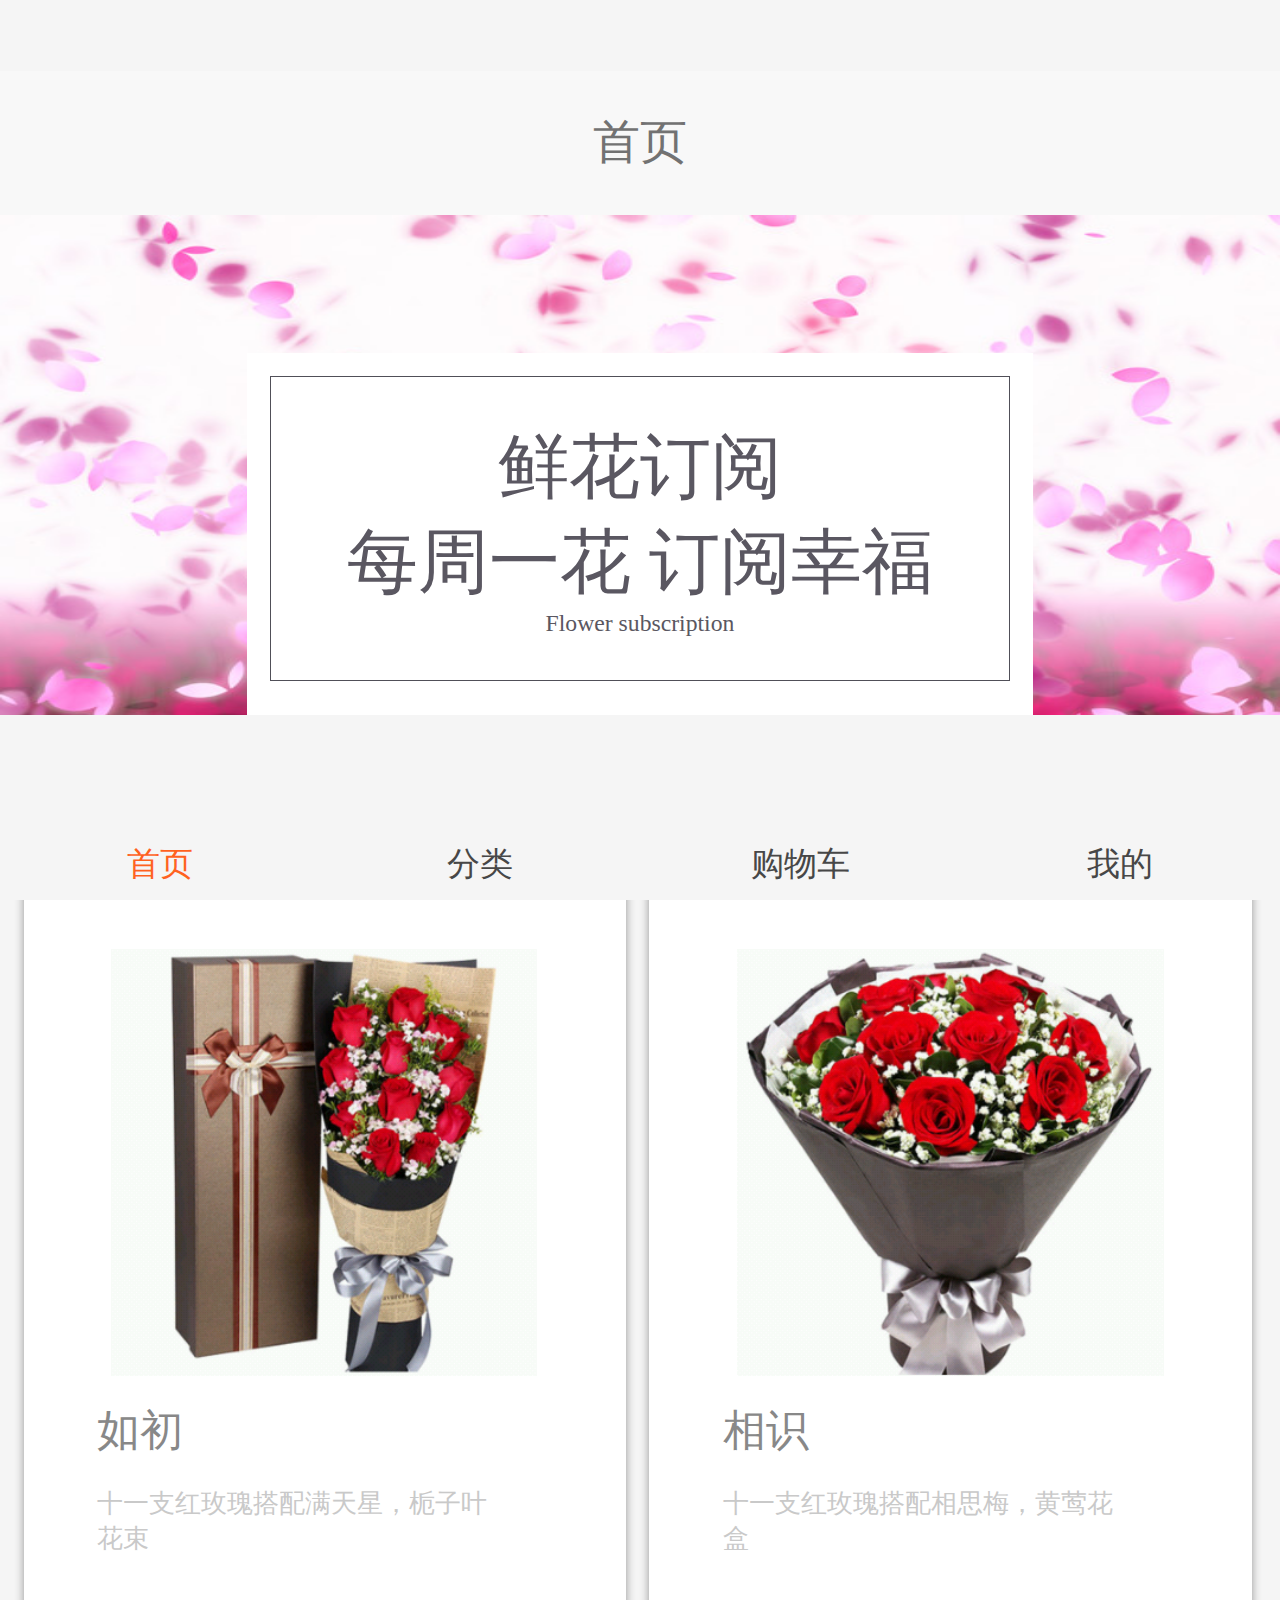
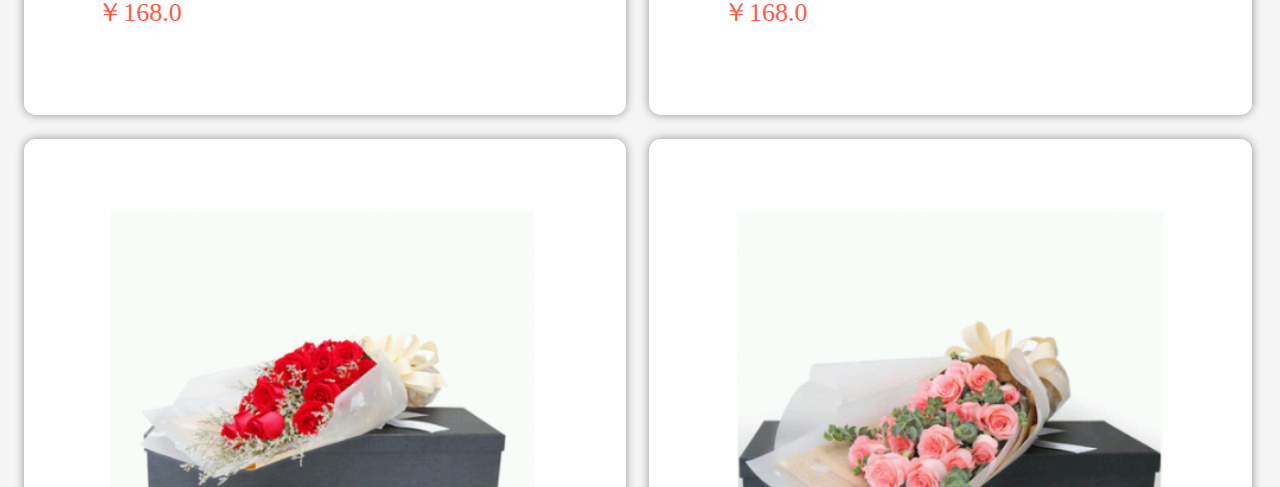
<file: index.html>
<!DOCTYPE html>
<html lang="en">
<head>
	<meta charset="UTF-8">
	<title>首页</title>
	<meta name="viewport" content="width=device-width, user-scalable=no, initial-scale=1.0, maximum-scale=1.0, minimum-scale=1.0">
	
	<link rel="stylesheet" href="css/index.css">
	<link rel="stylesheet" href="css/public.css">
	<script src="js/flower.js"></script>
</head>
<body>
	<div class="nav">
		<!-- <img src="img/images/banner.png" alt=""> -->
	</div>
	<div class="lend">
		首页
	</div>
	<div class="banner">
		<img src="img/b1.jpg" alt="">
		<img src="img/b2.jpg" alt="">
		<img src="img/b1.jpg" alt="">
		<div class="title">
			<div class="title_word">
				<p>鲜花订阅</p>
				<p>每周一花 订阅幸福</p>
				<i>Flower subscription</i>
			</div>
		</div>
		<div class="hidden">
			<div class="lunbo1"></div>
			<div class="lunbo2"></div>
			<div class="lunbo3"></div>
		</div>
		
	</div>
	<div class="content">
		<!-- <div class="content_part"> -->
			<a href="xiangqing.html">
				<div class="content_item">
					<img src="img/1.png" alt="">
					<div class="item_title">
						<p>如初</p>
						<i>十一支红玫瑰搭配满天星，栀子叶花束</i>
						<span>￥168.0</span>
					</div>
				</div>
			</a>
			<div class="content_item item_quyou">
				<img src="img/2.png" alt="">
				<div class="item_title">
					<p>相识</p>
					<i>十一支红玫瑰搭配相思梅，黄莺花盒</i>
					<span>￥168.0</span>
				</div>
			</div>
		<!-- </div> -->
		<!-- <div class="content_part"> -->
			<div class="content_item">
				<img src="img/3.png" alt="">
				<div class="item_title">
					<p>如初</p>
					<i>十一支红玫瑰搭配满天星，栀子叶花束</i>
					<span>￥168.0</span>
				</div>
			</div>
			<div class="content_item item_quyou">
				<img src="img/4.png" alt="">
				<div class="item_title">
					<p>相识</p>
					<i>十一支红玫瑰搭配相思梅，黄莺花盒</i>
					<span>￥168.0</span>
				</div>
			</div>

		<!-- </div> -->
		<!-- <div class="content_part"> -->
			<div class="content_item">
				<img src="img/5.png" alt="">
				<div class="item_title">
					<p>如初</p>
					<i>十一支红玫瑰搭配满天星，栀子叶花束</i>
					<span>￥168.0</span>
				</div>
			</div>
			<div class="content_item item_quyou">
				<img src="img/6.png" alt="">
				<div class="item_title">
					<p>相识</p>
					<i>十一支红玫瑰搭配相思梅，黄莺花盒</i>
					<span>￥168.0</span>
				</div>
			</div>
			<div class="content_item">
				<img src="img/1.png" alt="">
				<div class="item_title">
					<p>如初</p>
					<i>十一支红玫瑰搭配满天星，栀子叶花束</i>
					<span>￥168.0</span>
				</div>
			</div>
			<div class="content_item item_quyou">
				<img src="img/2.png" alt="">
				<div class="item_title">
					<p>相识</p>
					<i>十一支红玫瑰搭配相思梅，黄莺花盒</i>
					<span>￥168.0</span>
				</div>
			</div>
		<!-- </div> -->
	</div>
	<div class="biaoqian">
		<a href="index.html">
			<div class="biaoqian_tubiaoo">
				<p>&#xe688;</p>
				<span>首页</span>
			</div>
		</a>	
		<a href="fenlei.html">
			<div class="biaoqian_tubiao">
				<p>&#xe60a;</p>
				<span>分类</span>
			</div>
		</a>
		<a href="login.html">	
			<div class="biaoqian_tubiao">
				<p>&#xe60c;</p>
				<span>购物车</span>
			</div>
		</a>
		<a href="new.html">
			<div class="biaoqian_tubiao">
				<p>&#xe621;</p>
				<span>我的</span>
			</div>
		</a>	
	</div>
</body>
</html>
</file>
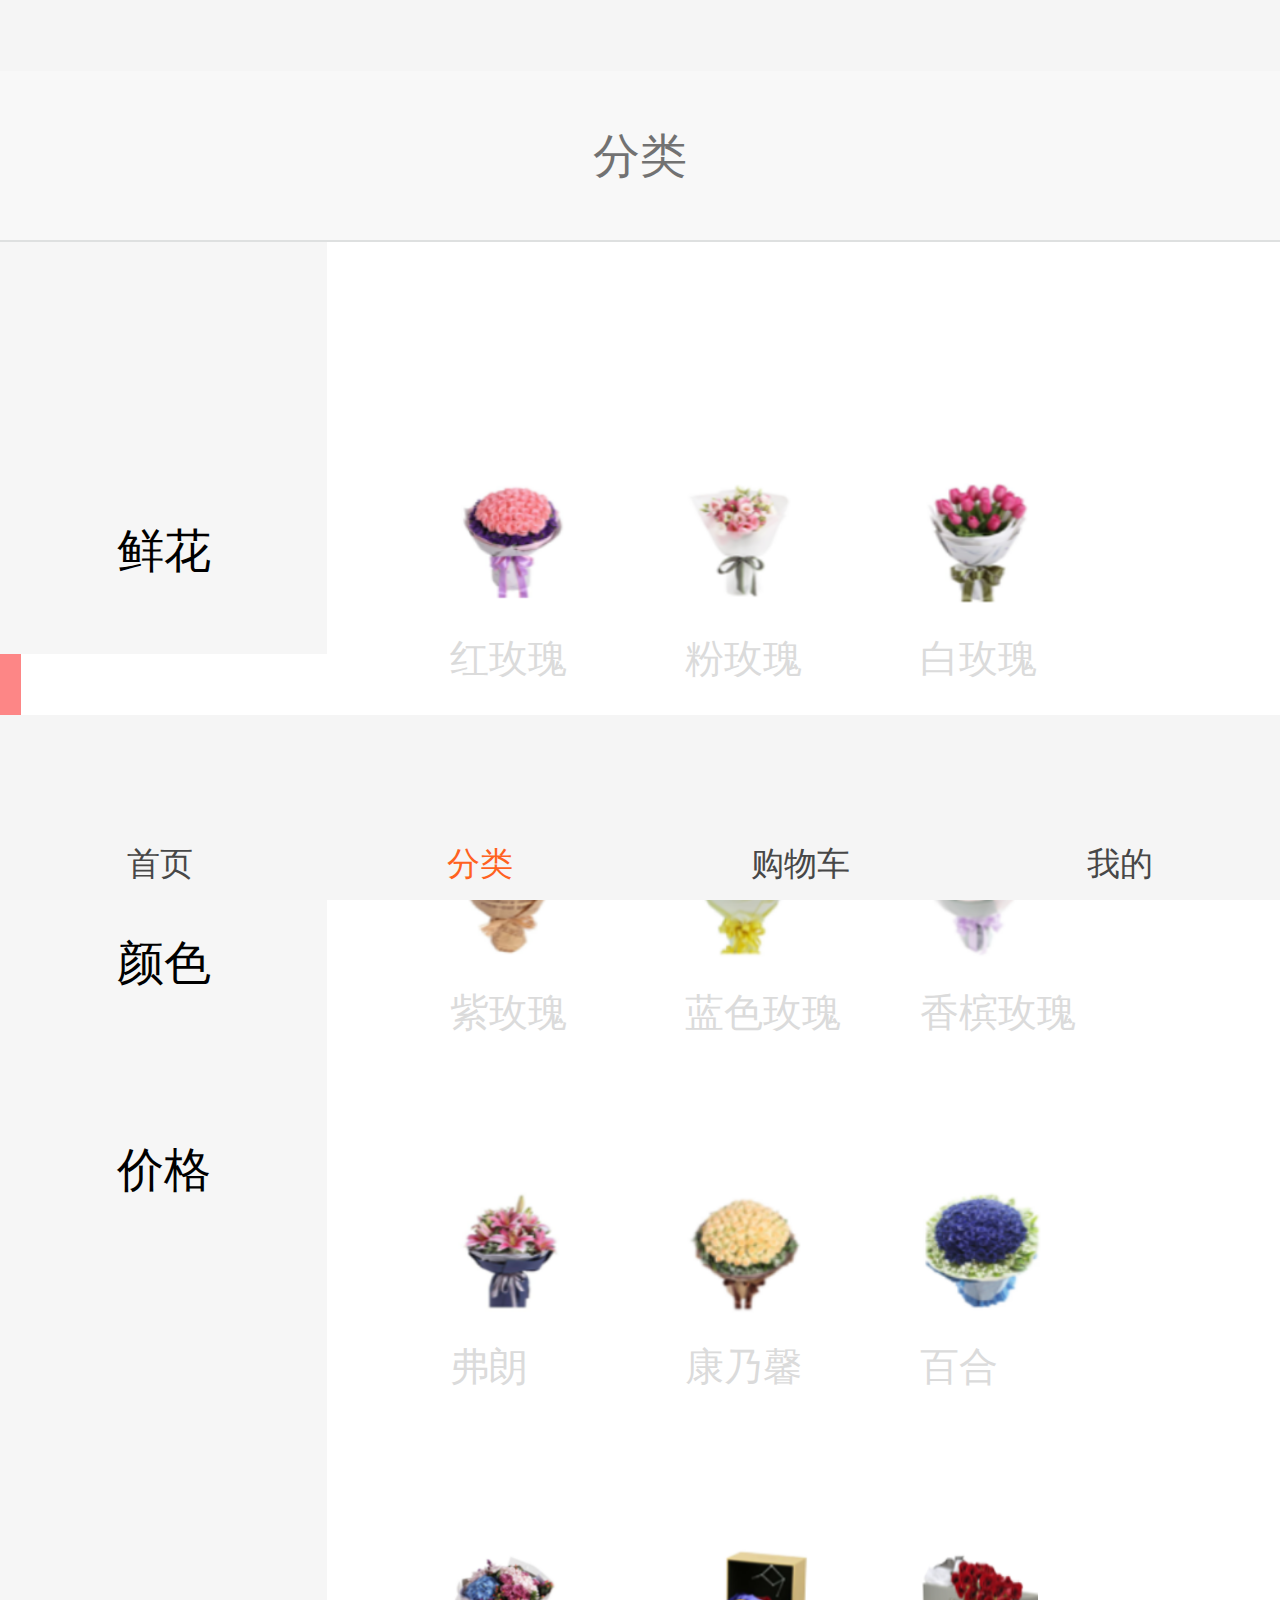
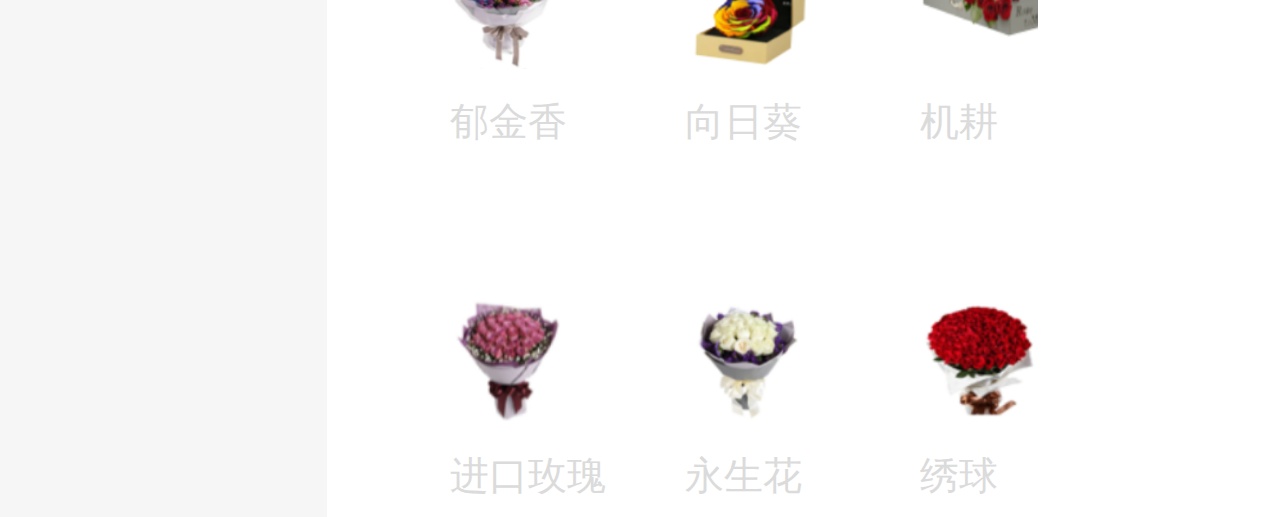
<file: fenlei.html>
<!DOCTYPE html>
<html lang="en">
<head>
	<meta charset="UTF-8">
	<title>分类</title>
	<meta name="viewport" content="width=device-width, user-scalable=no, initial-scale=1.0, maximum-scale=1.0, minimum-scale=1.0">
	
	<link rel="stylesheet" href="css/index.css">
	<link rel="stylesheet" href="css/public.css">
	<script src="js/flower.js"></script>
</head>
<body>
	<div class="nav"></div>
	<div class="xq_ xq__">
		分类
				
	</div>
	<div class="left">
		<div class="left_one">			
		</div>
		<div class="left_one">
			鲜花			
		</div>	
		<div class="left_one1">
			<div class="juxing"></div>
			材料			
		</div>	
		<div class="left_one">
			颜色			
		</div>	
		<div class="left_one">	
			价格	
		</div>		

	</div>
	<div class="right">
		<div class="right_up"></div>
			<div class="right_down">
				<div class="right_th">
					<a href="list.html">
						<div class="right_th_picture">
							<img src="img/f1.png" alt="">
							
								<p>红玫瑰</p>
							
						</div>
					</a>
					<div class="right_th_picture">
						<img src="img/f2.png" alt="">
						<p>粉玫瑰</p>
					</div>
					<div class="right_th_picture">
						<img src="img/f3.png" alt="">
						<p>白玫瑰</p>
					</div>
				</div>
				<div class="right_th">
					<div class="right_th_picture">
						<img src="img/f4.png" alt="">
						<p>紫玫瑰</p>
					</div>
					<div class="right_th_picture">
						<img src="img/f5.png" alt="">
						<p>蓝色玫瑰</p>
					</div>
					<div class="right_th_picture">
						<img src="img/f6.png" alt="">
						<p>香槟玫瑰</p>
					</div>
				</div>
				<div class="right_th">
					<div class="right_th_picture">
						<img src="img/f7.png" alt="">
						<p>弗朗</p>
					</div>
					<div class="right_th_picture">
						<img src="img/f8.png" alt="">
						<p>康乃馨</p>
					</div>
					<div class="right_th_picture">
						<img src="img/f9.png" alt="">
						<p>百合</p>
					</div>
				</div>
				<div class="right_th">
					<div class="right_th_picture">
						<img src="img/f10.png" alt="">
						<p>郁金香</p>
					</div>
					<div class="right_th_picture">
						<img src="img/f11.png" alt="">
						<p>向日葵</p>
					</div>
					<div class="right_th_picture">
						<img src="img/f12.png" alt="">
						<p>机耕</p>
					</div>
				</div>
				<div class="right_th">
					<div class="right_th_picture">
						<img src="img/f13.png" alt="">
						<p>进口玫瑰</p>
					</div>
					<div class="right_th_picture">
						<img src="img/f14.png" alt="">
						<p>永生花</p>
					</div>
					<div class="right_th_picture">
						<img src="img/f15.png" alt="">
						<p>绣球</p>
					</div>
				</div>
				<div class="right_th">
					<div class="right_th_picture">
						<img src="img/f1.png" alt="">
					</div>
					<div class="right_th_picture">
						<img src="img/f2.png" alt="">
					</div>
					<div class="right_th_picture">
						<img src="img/f3.png" alt="">
					</div>
				</div>
			</div>	
	</div>
	<div class="biaoqian">
		<a href="index.html">
			<div class="biaoqian_tubiao">
				<p>&#xe688;</p>
				<span>首页</span>
			</div>
		</a>	
		<a href="fenlei.html">
			<div class="biaoqian_tubiaoo">
				<p>&#xe60a;</p>
				<span>分类</span>
			</div>
		</a>
		<a href="login.html">	
			<div class="biaoqian_tubiao">
				<p>&#xe60c;</p>
				<span>购物车</span>
			</div>
		</a>
		<a href="new.html">
			<div class="biaoqian_tubiao">
				<p>&#xe621;</p>
				<span>我的</span>
			</div>
		</a>	
	</div>
</body>
</html>
</file>
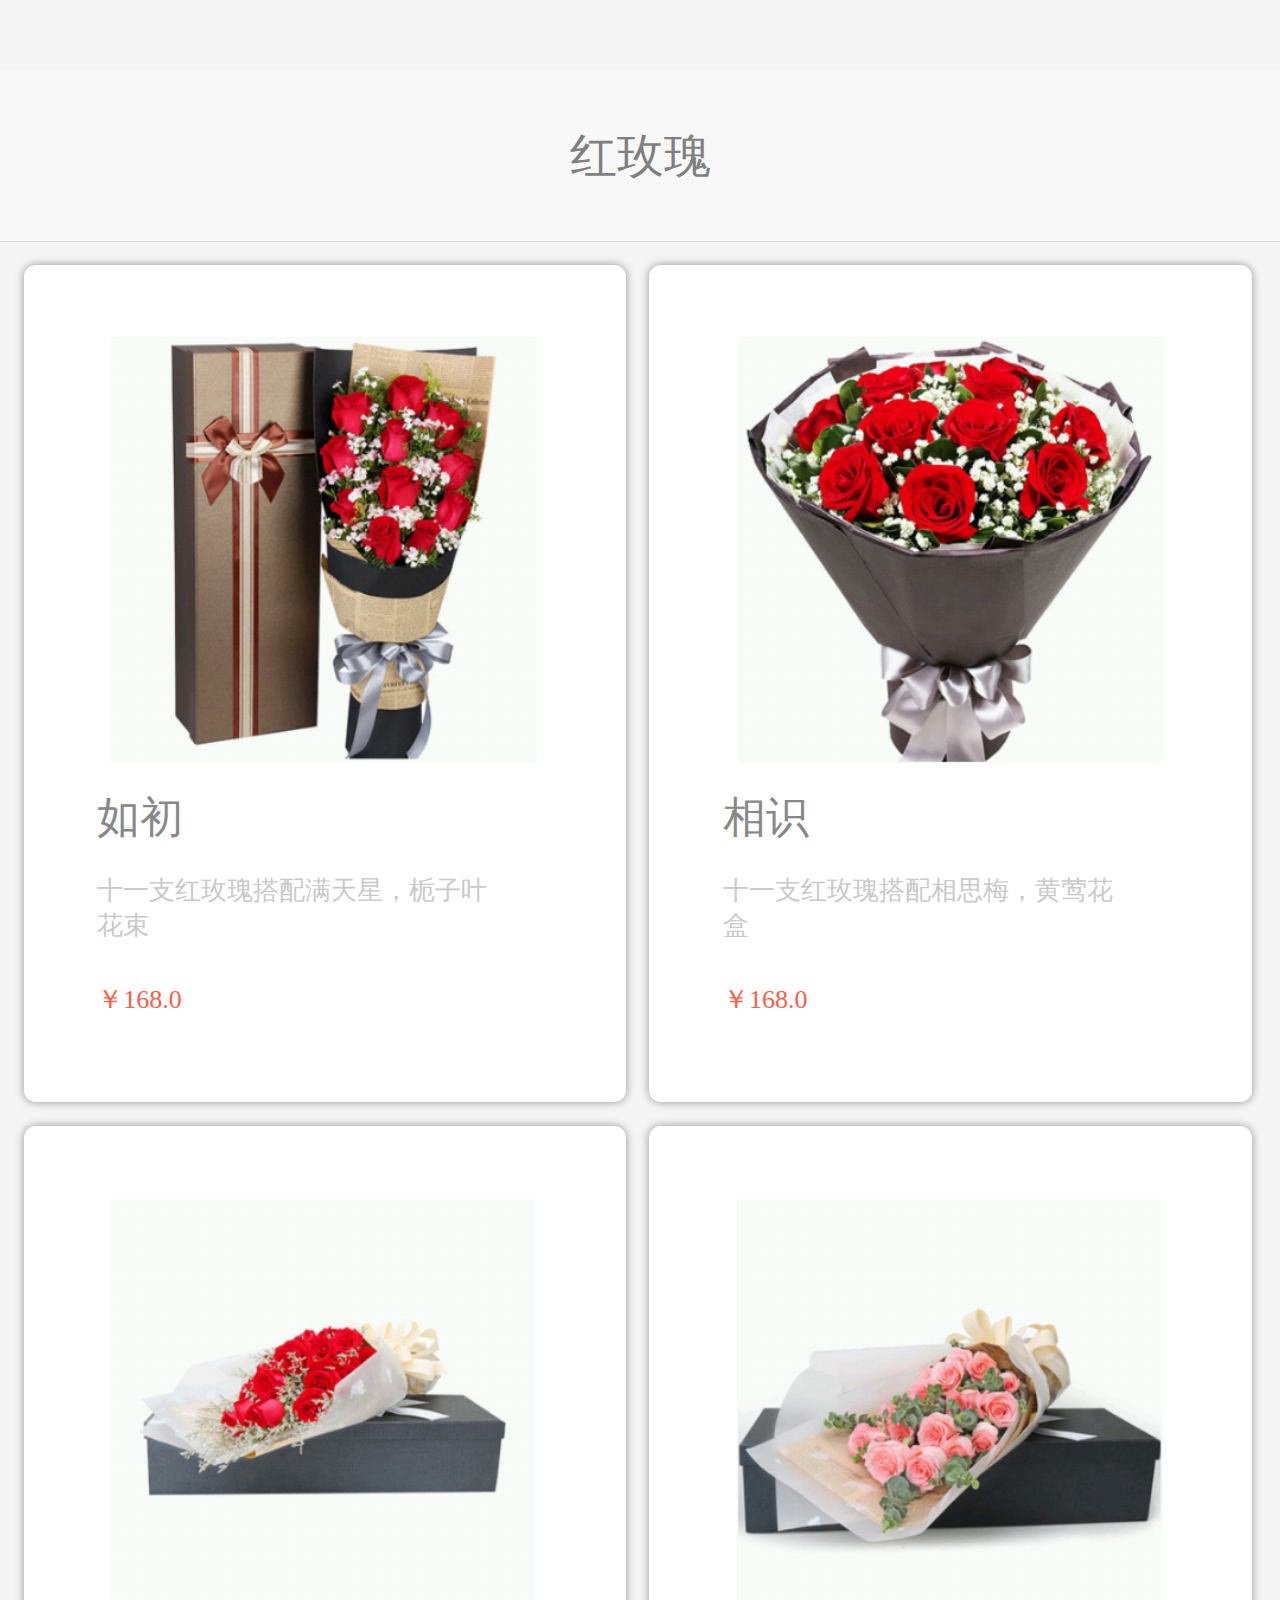
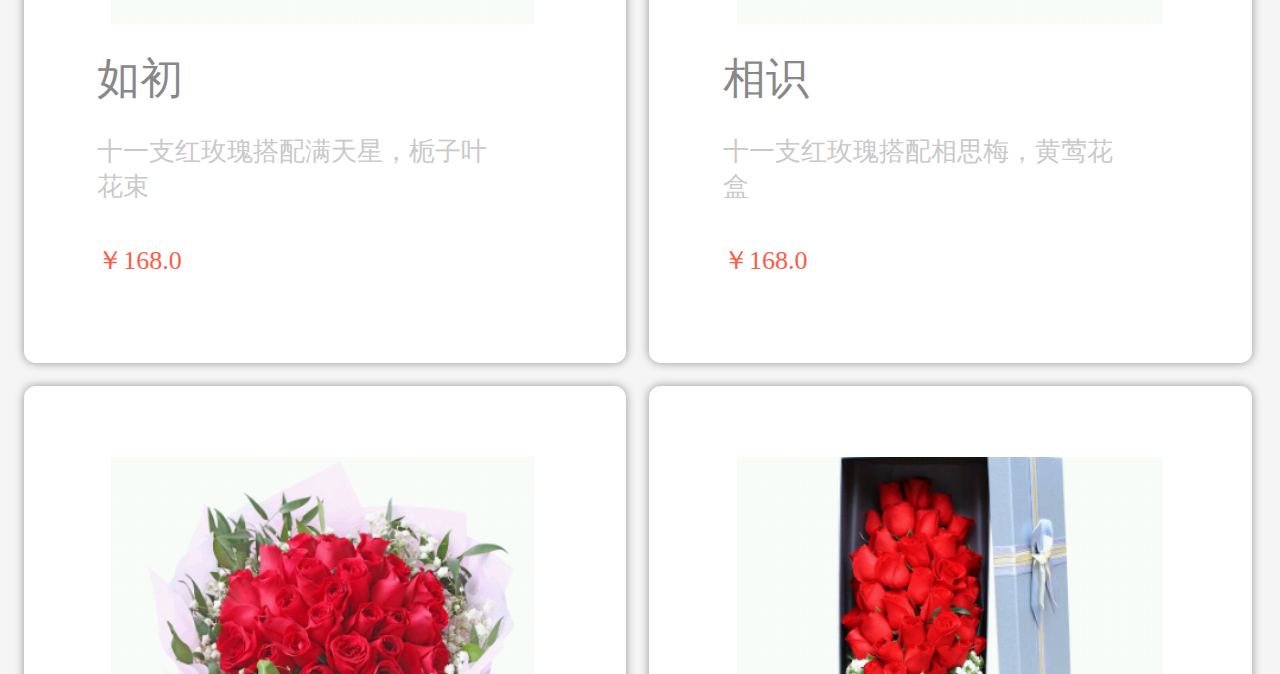
<file: list.html>
<!DOCTYPE html>
<html lang="en">
<head>
	<meta charset="UTF-8">
	<title>分类列表</title>
	<meta name="viewport" content="width=device-width, user-scalable=no, initial-scale=1.0, maximum-scale=1.0, minimum-scale=1.0">
	
	<link rel="stylesheet" href="css/index.css">
	<link rel="stylesheet" href="css/public.css">
	<script src="js/flower.js"></script>
</head>
<body>
	<div class="nav"></div>
	<div class="listTitle">
		红玫瑰
		<a href="fenlei.html">&#xe60b;</a>

	</div>
	<div class="list">
		<!-- <div class="content_part"> -->
			<div class="content_item">
				<a href="xiangqing.html"><img src="img/1.png" alt=""></a>
				<div class="item_title">
					<p>如初</p>
					<i>十一支红玫瑰搭配满天星，栀子叶花束</i>
					<span>￥168.0</span>
				</div>
			</div>
			<div class="content_item item_quyou">
				<img src="img/2.png" alt="">
				<div class="item_title">
					<p>相识</p>
					<i>十一支红玫瑰搭配相思梅，黄莺花盒</i>
					<span>￥168.0</span>
				</div>
			</div>
		<!-- </div> -->
		<!-- <div class="content_part"> -->
			<div class="content_item">
				<img src="img/3.png" alt="">
				<div class="item_title">
					<p>如初</p>
					<i>十一支红玫瑰搭配满天星，栀子叶花束</i>
					<span>￥168.0</span>
				</div>
			</div>
			<div class="content_item item_quyou">
				<img src="img/4.png" alt="">
				<div class="item_title">
					<p>相识</p>
					<i>十一支红玫瑰搭配相思梅，黄莺花盒</i>
					<span>￥168.0</span>
				</div>
			</div>

		<!-- </div> -->
		<!-- <div class="content_part"> -->
			<div class="content_item">
				<img src="img/5.png" alt="">
				<div class="item_title">
					<p>如初</p>
					<i>十一支红玫瑰搭配满天星，栀子叶花束</i>
					<span>￥168.0</span>
				</div>
			</div>
			<div class="content_item item_quyou">
				<img src="img/6.png" alt="">
				<div class="item_title">
					<p>相识</p>
					<i>十一支红玫瑰搭配相思梅，黄莺花盒</i>
					<span>￥168.0</span>
				</div>
			</div>
			<div class="content_item">
				<img src="img/1.png" alt="">
				<div class="item_title">
					<p>如初</p>
					<i>十一支红玫瑰搭配满天星，栀子叶花束</i>
					<span>￥168.0</span>
				</div>
			</div>
			<div class="content_item item_quyou">
				<img src="img/2.png" alt="">
				<div class="item_title">
					<p>相识</p>
					<i>十一支红玫瑰搭配相思梅，黄莺花盒</i>
					<span>￥168.0</span>
				</div>
			</div>
		<!-- </div> -->
	</div>
</body>
</html>
</file>
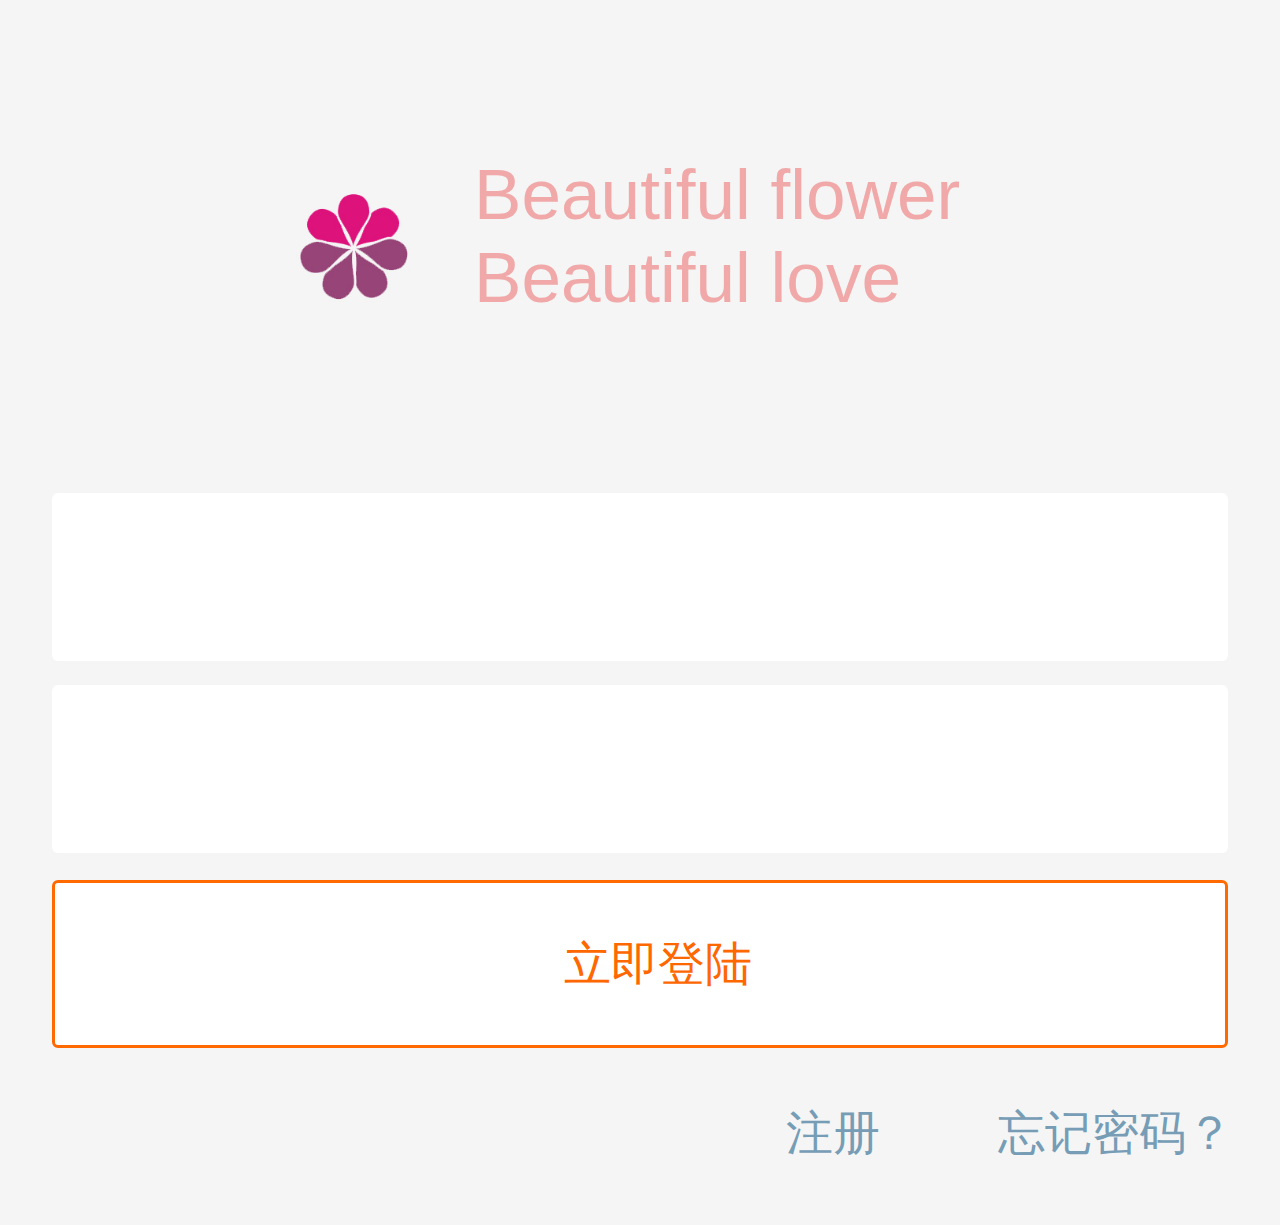
<file: login.html>
<!DOCTYPE html>
<html lang="en">
<head>
	<meta charset="UTF-8">
	<title>登陆</title>
	<meta name="viewport" content="width=device-width, user-scalable=no, initial-scale=1.0, maximum-scale=1.0, minimum-scale=1.0">
	
	<link rel="stylesheet" href="css/index.css">
	<link rel="stylesheet" href="css/public.css">
	<script src="js/flower.js"></script>
</head>
<body>
	<div class="login_title">
		<img src="img/lo.jpg" alt="">
		<p>Beautiful flower</p>
		<i>Beautiful love</i>
	</div>
	<div class="text">
		<input type="text"  value="&#xe621;" placeholder="手机号" >
		<input type="text"  value="&#xe620;" placeholder="密码">		
	</div>
	<div class="denglu">
		<a href="mall.html">
			<input type="text"  value="立即登陆">
		</a>
	</div>
	<div class="zhuce">
		<p>注册</p>
		<span>忘记密码？</span>
	</div>
</body>
</html>
</file>
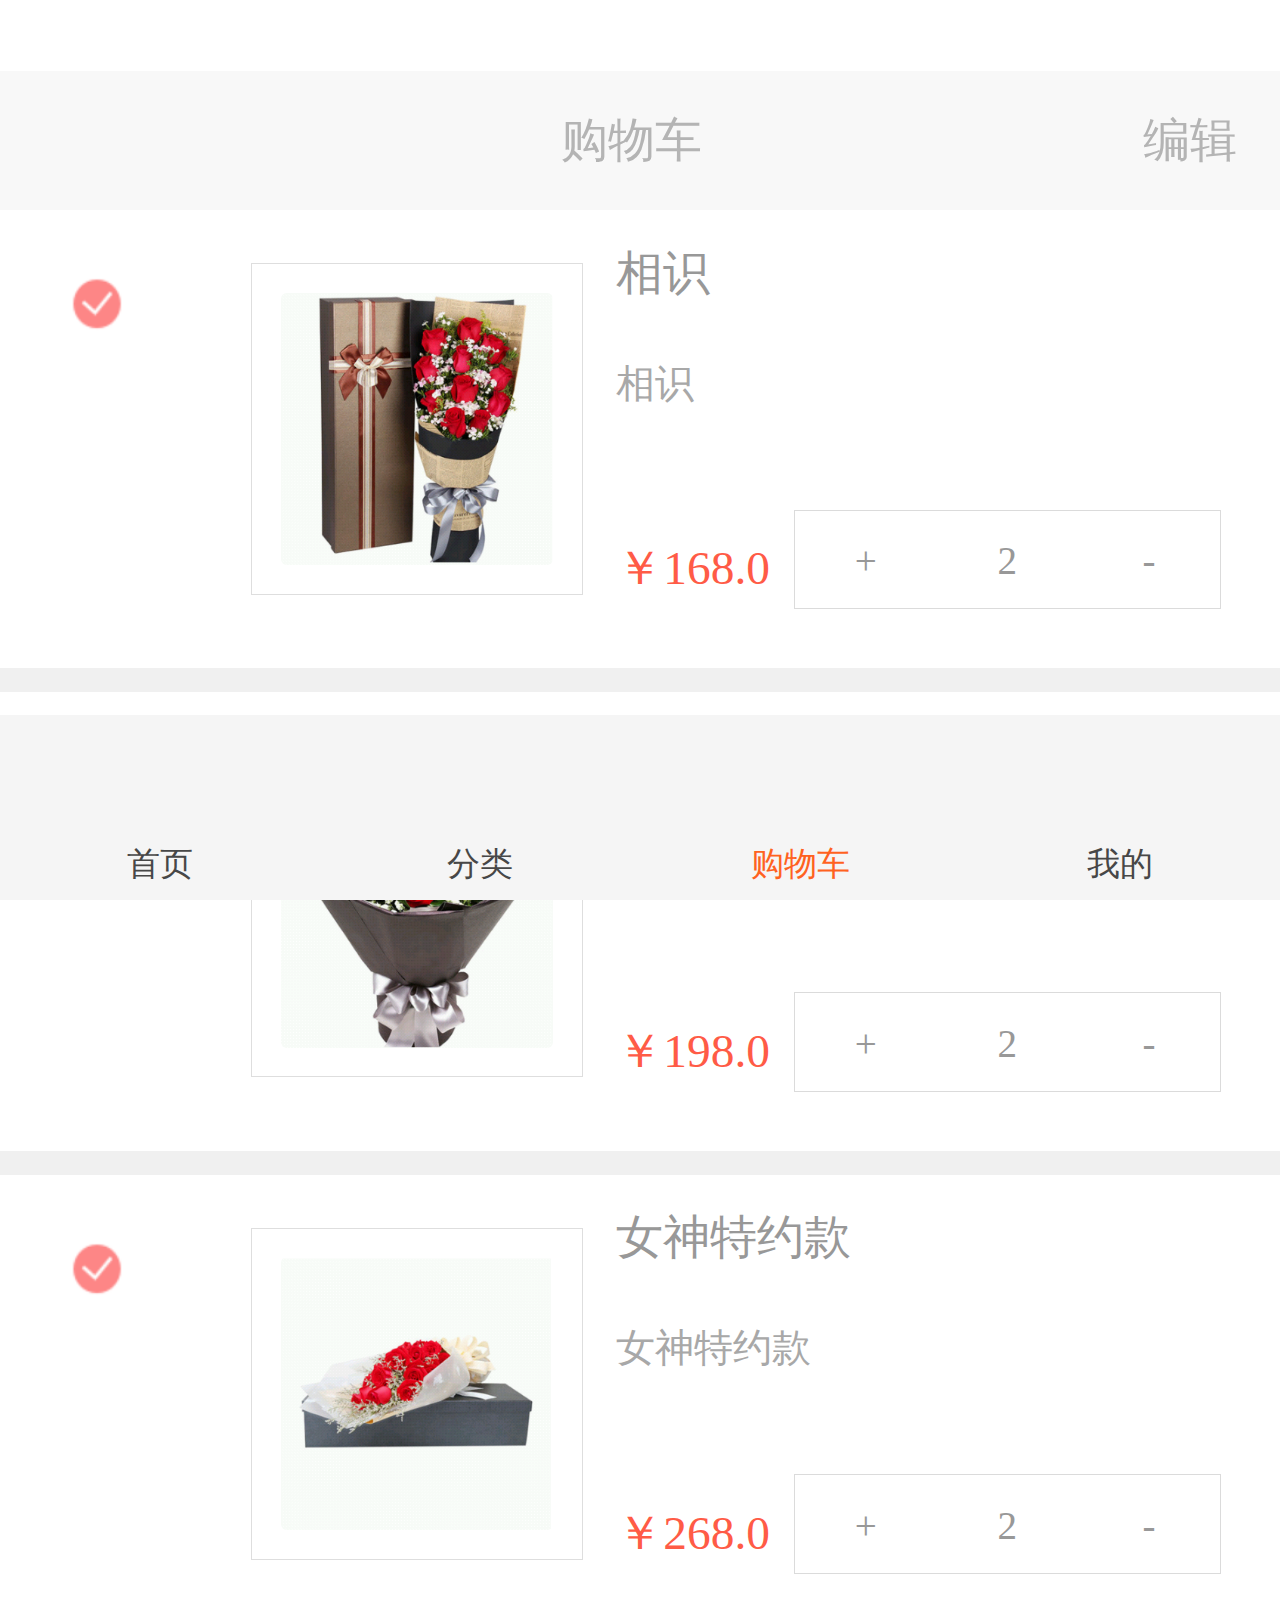
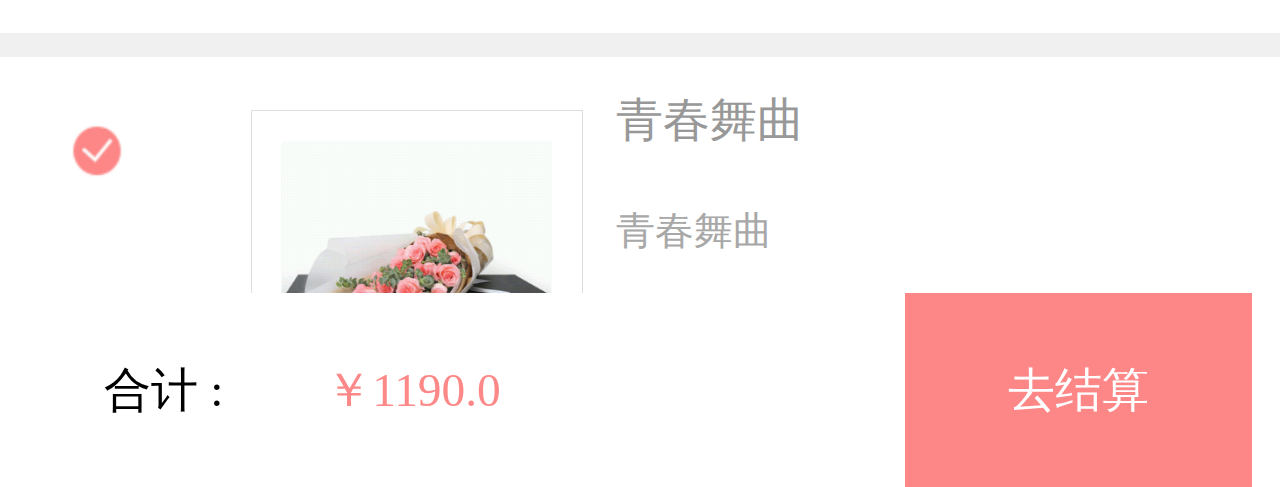
<file: mall.html>
<!DOCTYPE html>
<html lang="en">
<head>
	<meta charset="UTF-8">
	<title>购物车</title>
	<meta name="viewport" content="width=device-width, user-scalable=no, initial-scale=1.0, maximum-scale=1.0, minimum-scale=1.0">
	
	<link rel="stylesheet" href="css/index.css">
	<link rel="stylesheet" href="css/public.css">
	<script src="js/flower.js"></script>
</head>
<body>
	<div id="body">
		<div class="nav"></div>
		<div class="mall_title">
			<p>购物车</p>
			<span>编辑</span>
		</div>
		<div class="mall_content">
			<div class="mall_content_part">
				<img src="img/queding.png" alt="">
				<div class="mall_part_pic">
					<img src="img/1.png" alt="">
				</div>
				<div class="mall_part_wenzi">
					<p>相识</p>
					<span>相识</span>
					<i>￥168.0</i>
					<div class="mall_part_geshu">
						<div class="part_geshu"><p>+</p></div>
						<div class="part_geshu"><p>2</p></div>
						<div class="part_geshu"><p>-</p></div>
					</div>
				</div>
			</div>
			<div class="mall_content_part">
				<img src="img/queding.png" alt="">
				<div class="mall_part_pic">
					<img src="img/2.png" alt="">
				</div>
				<div class="mall_part_wenzi">
					<p>热恋</p>
					<span>热恋</span>
					<i>￥198.0</i>
					<div class="mall_part_geshu">
						<div class="part_geshu"><p>+</p></div>
						<div class="part_geshu"><p>2</p></div>
						<div class="part_geshu"><p>-</p></div>
					</div>
				</div>
			</div>
			<div class="mall_content_part">
				<img src="img/queding.png" alt="">
				<div class="mall_part_pic">
					<img src="img/3.png" alt="">
				</div>
				<div class="mall_part_wenzi">
					<p>女神特约款</p>
					<span>女神特约款</span>
					<i>￥268.0</i>
					<div class="mall_part_geshu">
						<div class="part_geshu"><p>+</p></div>
						<div class="part_geshu"><p>2</p></div>
						<div class="part_geshu"><p>-</p></div>
					</div>
				</div>
			</div>
			<div class="mall_content_part">
				<img src="img/queding.png" alt="">
				<div class="mall_part_pic">
					<img src="img/4.png" alt="">
				</div>
				<div class="mall_part_wenzi">
					<p>青春舞曲</p>
					<span>青春舞曲</span>
					<i>￥168.0</i>
					<div class="mall_part_geshu">
						<div class="part_geshu"><p>+</p></div>
						<div class="part_geshu"><p>2</p></div>
						<div class="part_geshu"><p>-</p></div>
					</div>
				</div>
			</div>
		</div>
		<div class="goum">
			<p>合计&nbsp;:</p>
			<i>￥1190.0</i>
			<div class="gou_box">
				去结算
			</div>
		</div>
		<div class="biaoqian">
			<a href="index.html">
				<div class="biaoqian_tubiao">
					<p>&#xe688;</p>
					<span>首页</span>
				</div>
				</a>	
			<a href="fenlei.html">
				<div class="biaoqian_tubiao">
					<p>&#xe60a;</p>
					<span>分类</span>
				</div>
			</a>
			<a href="login.html">	
				<div class="biaoqian_tubiaoo">
					<p>&#xe60c;</p>
					<span>购物车</span>
				</div>
			</a>
			<a href="new.html">
				<div class="biaoqian_tubiao">
					<p>&#xe621;</p>
					<span>我的</span>
				</div>
			</a>	
		</div>
	</div>
</body>
</html>
</file>
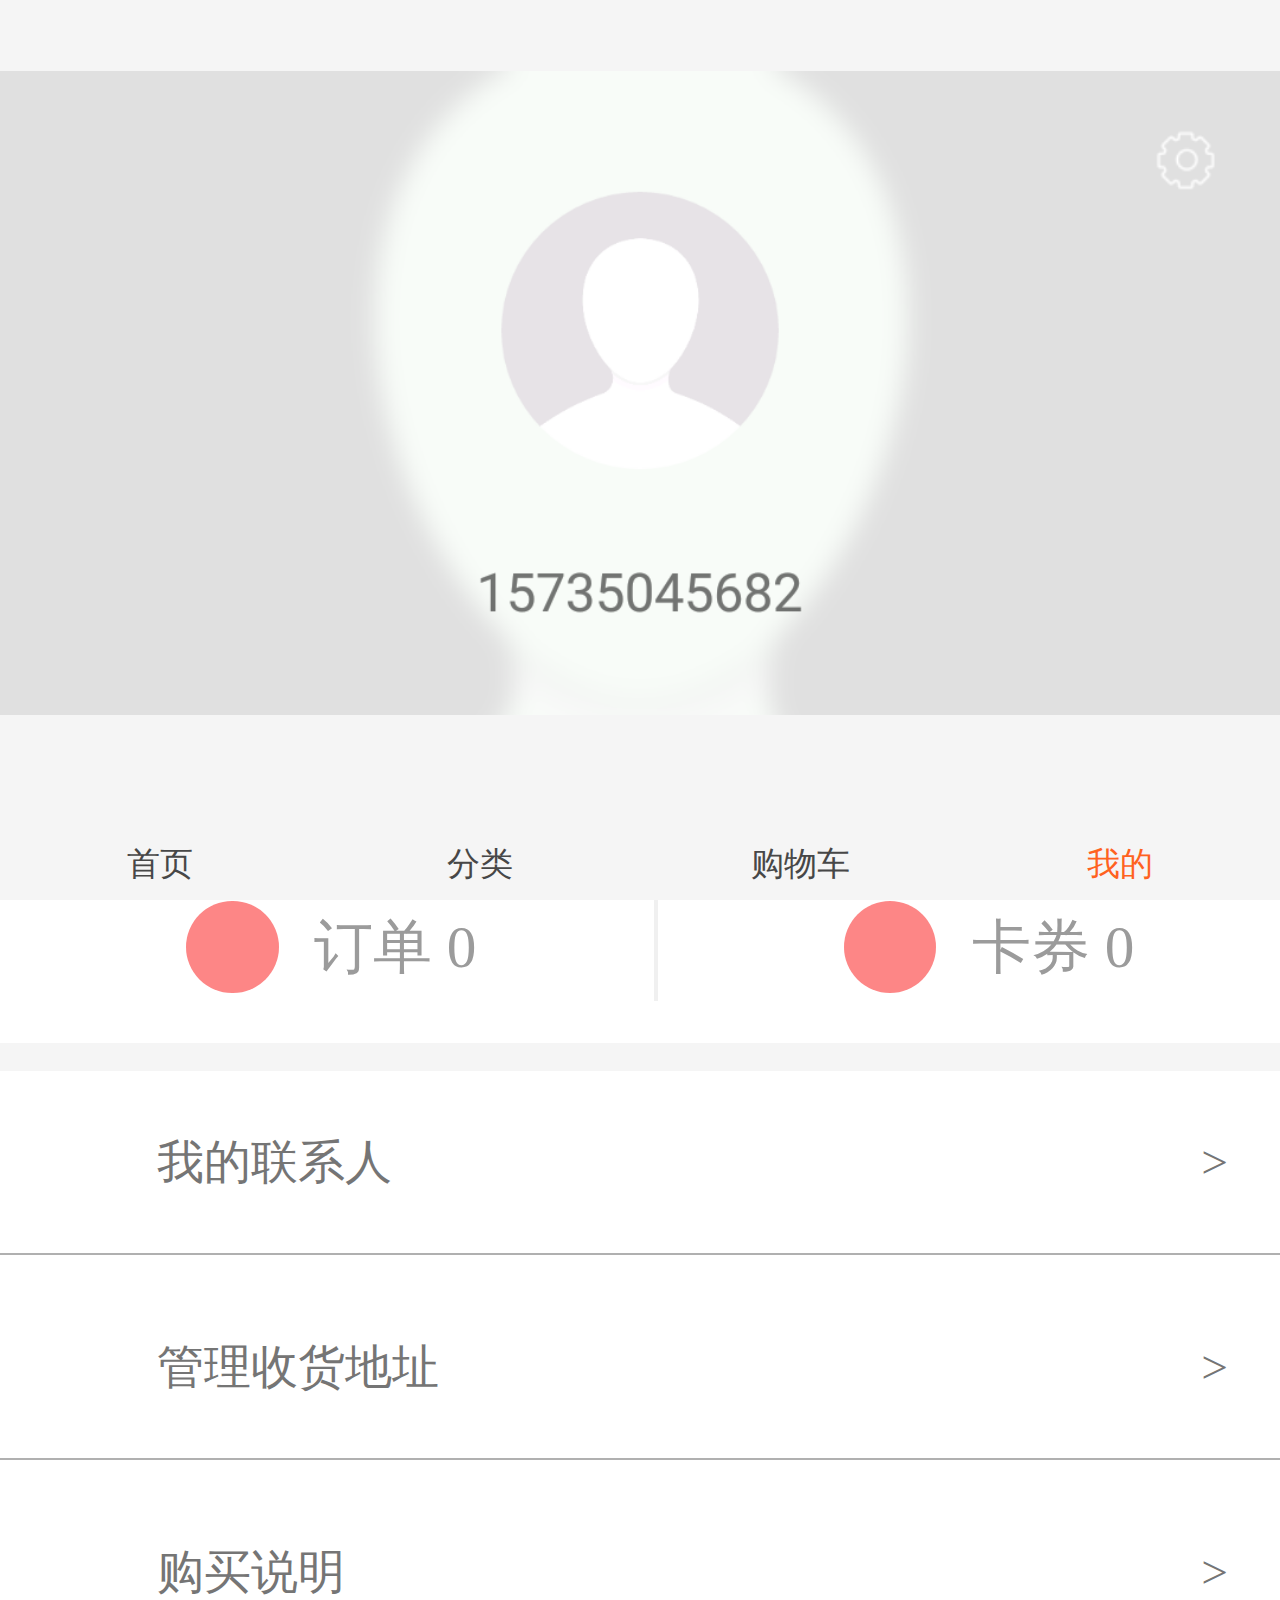
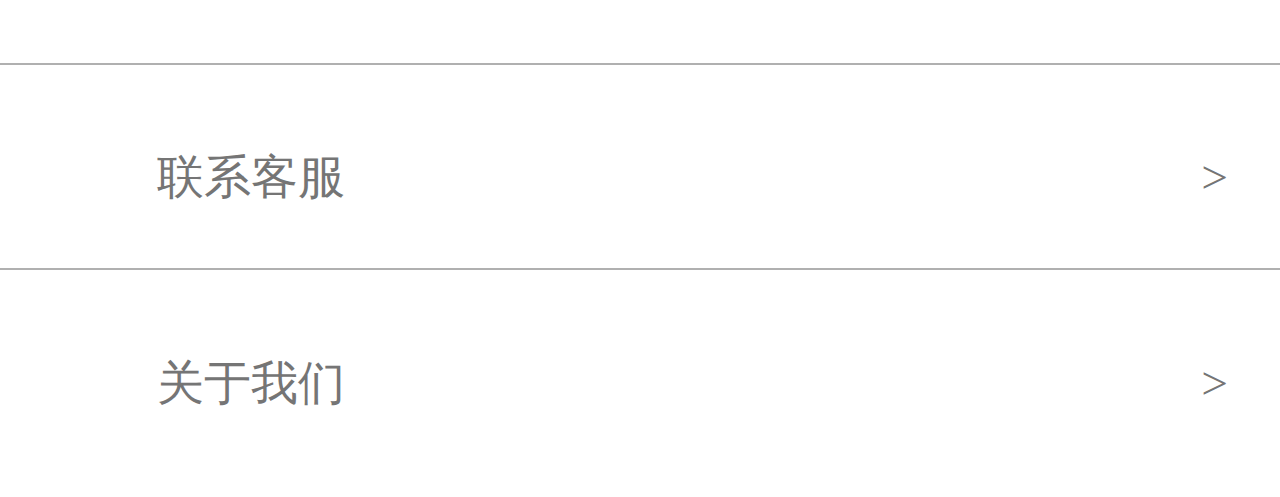
<file: new.html>
<!DOCTYPE html>
<html lang="en">
<head>
	<meta charset="UTF-8">
	<title>个人信息</title>
	<meta name="viewport" content="width=device-width, user-scalable=no, initial-scale=1.0, maximum-scale=1.0, minimum-scale=1.0">
	
	<link rel="stylesheet" href="css/index.css">
	<link rel="stylesheet" href="css/public.css">
	<script src="js/flower.js"></script>
</head>
<body>
	<div class="nav"></div>
	<div class="bann">
		<img src="img/new.png" alt="">
	</div>
	<div class="new_head">
		
			<p>&#xe606;</p>
			<span>订单&nbsp;0</span>
			<i></i>
			<p>&#xe89a;</p>
			<span>卡券&nbsp;0</span>
		
	</div>
	<div class="new_down">
		<div class="new_down_part">
			<p>&#xe60d;</p>
			<span>我的联系人</span>
			<i>&gt;</i>
		</div>
		<div class="new_down_part">
			<p>&#xe603;</p>
			<span>管理收货地址</span>
			<i>&gt;</i>
		</div>
		<div class="new_down_part">
			<p>&#xe608;</p>
			<span>购买说明</span>
			<i>&gt;</i>
		</div>
		<div class="new_down_part">
			<p>&#xe625;</p>
			<span>联系客服</span>
			<i>&gt;</i>
		</div>
		<div class="new_down_part1 ">
			
			<p>&#xe63c;</p>
			<span>关于我们</span>
			<i>&gt;</i>
			
		</div>

	</div>
	<div class="biaoqian">
		<a href="index.html">
			<div class="biaoqian_tubiao">
				<p>&#xe688;</p>
				<span>首页</span>
			</div>
		</a>	
		<a href="fenlei.html">
			<div class="biaoqian_tubiao">
				<p>&#xe60a;</p>
				<span>分类</span>
			</div>
		</a>
		<a href="login.html">	
			<div class="biaoqian_tubiao">
				<p>&#xe60c;</p>
				<span>购物车</span>
			</div>
		</a>
		<a href="new.html">
			<div class="biaoqian_tubiaoo">
				<p>&#xe621;</p>
				<span>我的</span>
			</div>
		</a>	
	</div>
</body>
</html>
</file>
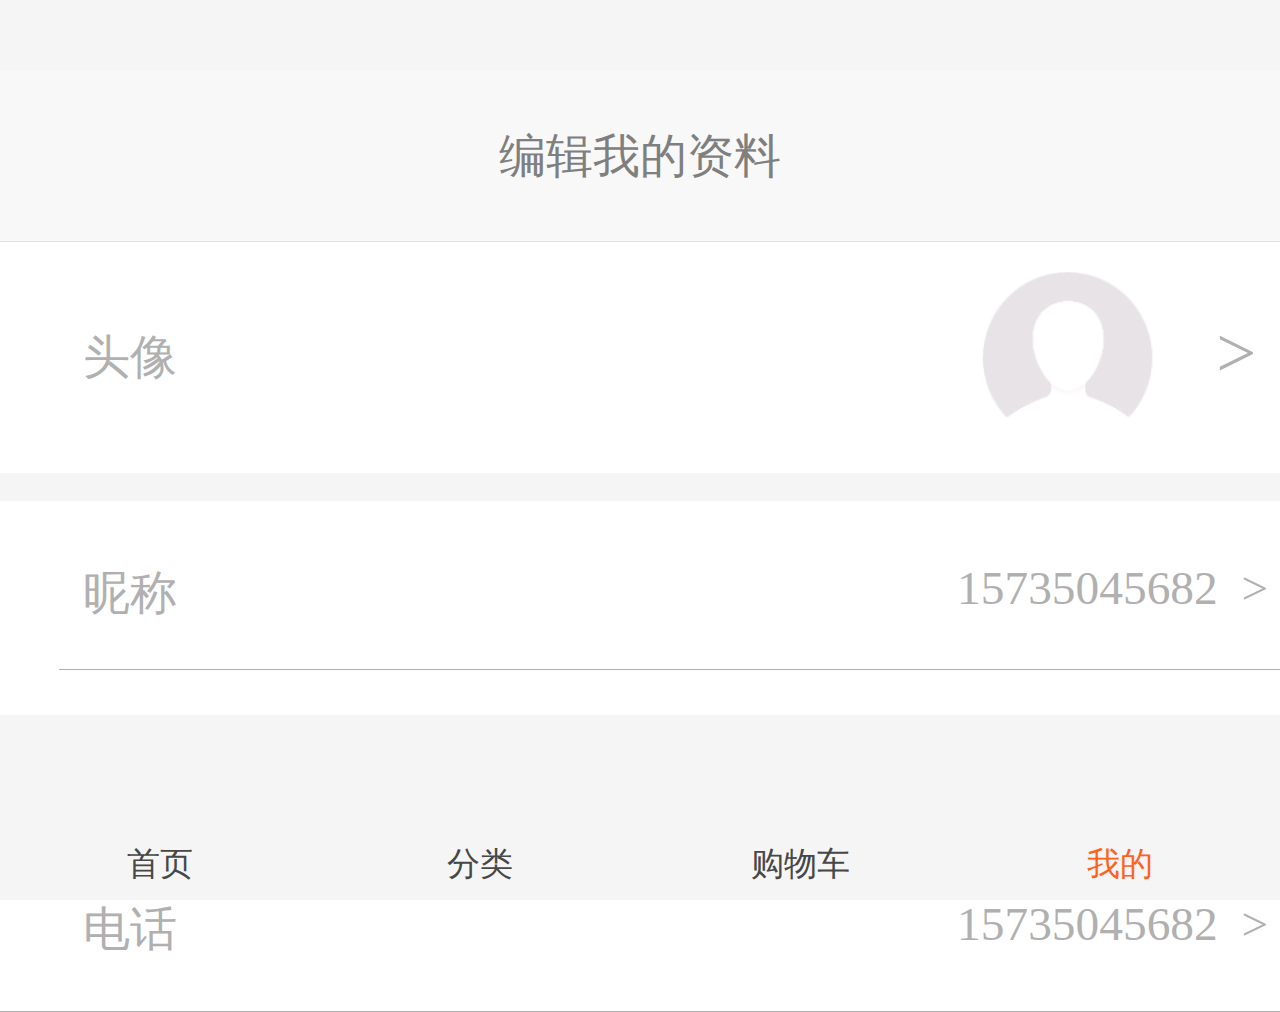
<file: personal.html>
<!DOCTYPE html>
<html lang="en">
<head>
	<meta charset="UTF-8">
	<title>个人资料</title>
	<meta name="viewport" content="width=device-width, user-scalable=no, initial-scale=1.0, maximum-scale=1.0, minimum-scale=1.0">
	
	<link rel="stylesheet" href="css/index.css">
	<link rel="stylesheet" href="css/public.css">
	<script src="js/flower.js"></script>
</head>
<body>
	<div class="nav"></div>
	<!-- <div class="resourse">
		编辑我的资料
	</div> -->
	<div class="listTitle">
		编辑我的资料
		<a href="new.html">&#xe60b;</a>

	</div>
	<div class="favicon">
		<div class="faviconLeft">
			头像
		</div>
		<div class="faviconRight">
			<img src="img/fasion_03.png" alt="">
			<span>&gt;</span>
		</div>
		
	</div>
	<div class="resourcePart">
			<div class="RPart">
				<div class="faviconL">
					昵称
				</div>
				<div class="faviconR">
					<span>15735045682</span>
					<span>&gt;</span>
				</div>
			</div>
			<div class="RPart">
				<div class="faviconL">
					生日
				</div>
				<div class="faviconR">
					
					<span>&gt;</span>
				</div>
			</div>
			<div class="RPart RPart_remove">
				<div class="faviconL">
					电话
				</div>
				<div class="faviconR">
					<span>15735045682</span>
					<span>&gt;</span>
				</div>
			</div>
	</div>
	<div class="biaoqian">
		<a href="index.html">
			<div class="biaoqian_tubiao">
				<p>&#xe688;</p>
				<span>首页</span>
			</div>
		</a>	
		<a href="fenlei.html">
			<div class="biaoqian_tubiao">
				<p>&#xe60a;</p>
				<span>分类</span>
			</div>
		</a>
		<a href="login.html">	
			<div class="biaoqian_tubiao">
				<p>&#xe60c;</p>
				<span>购物车</span>
			</div>
		</a>
		<a href="new.html">
			<div class="biaoqian_tubiaoo">
				<p>&#xe621;</p>
				<span>我的</span>
			</div>
		</a>	
	</div>
</body>
</html>
</file>
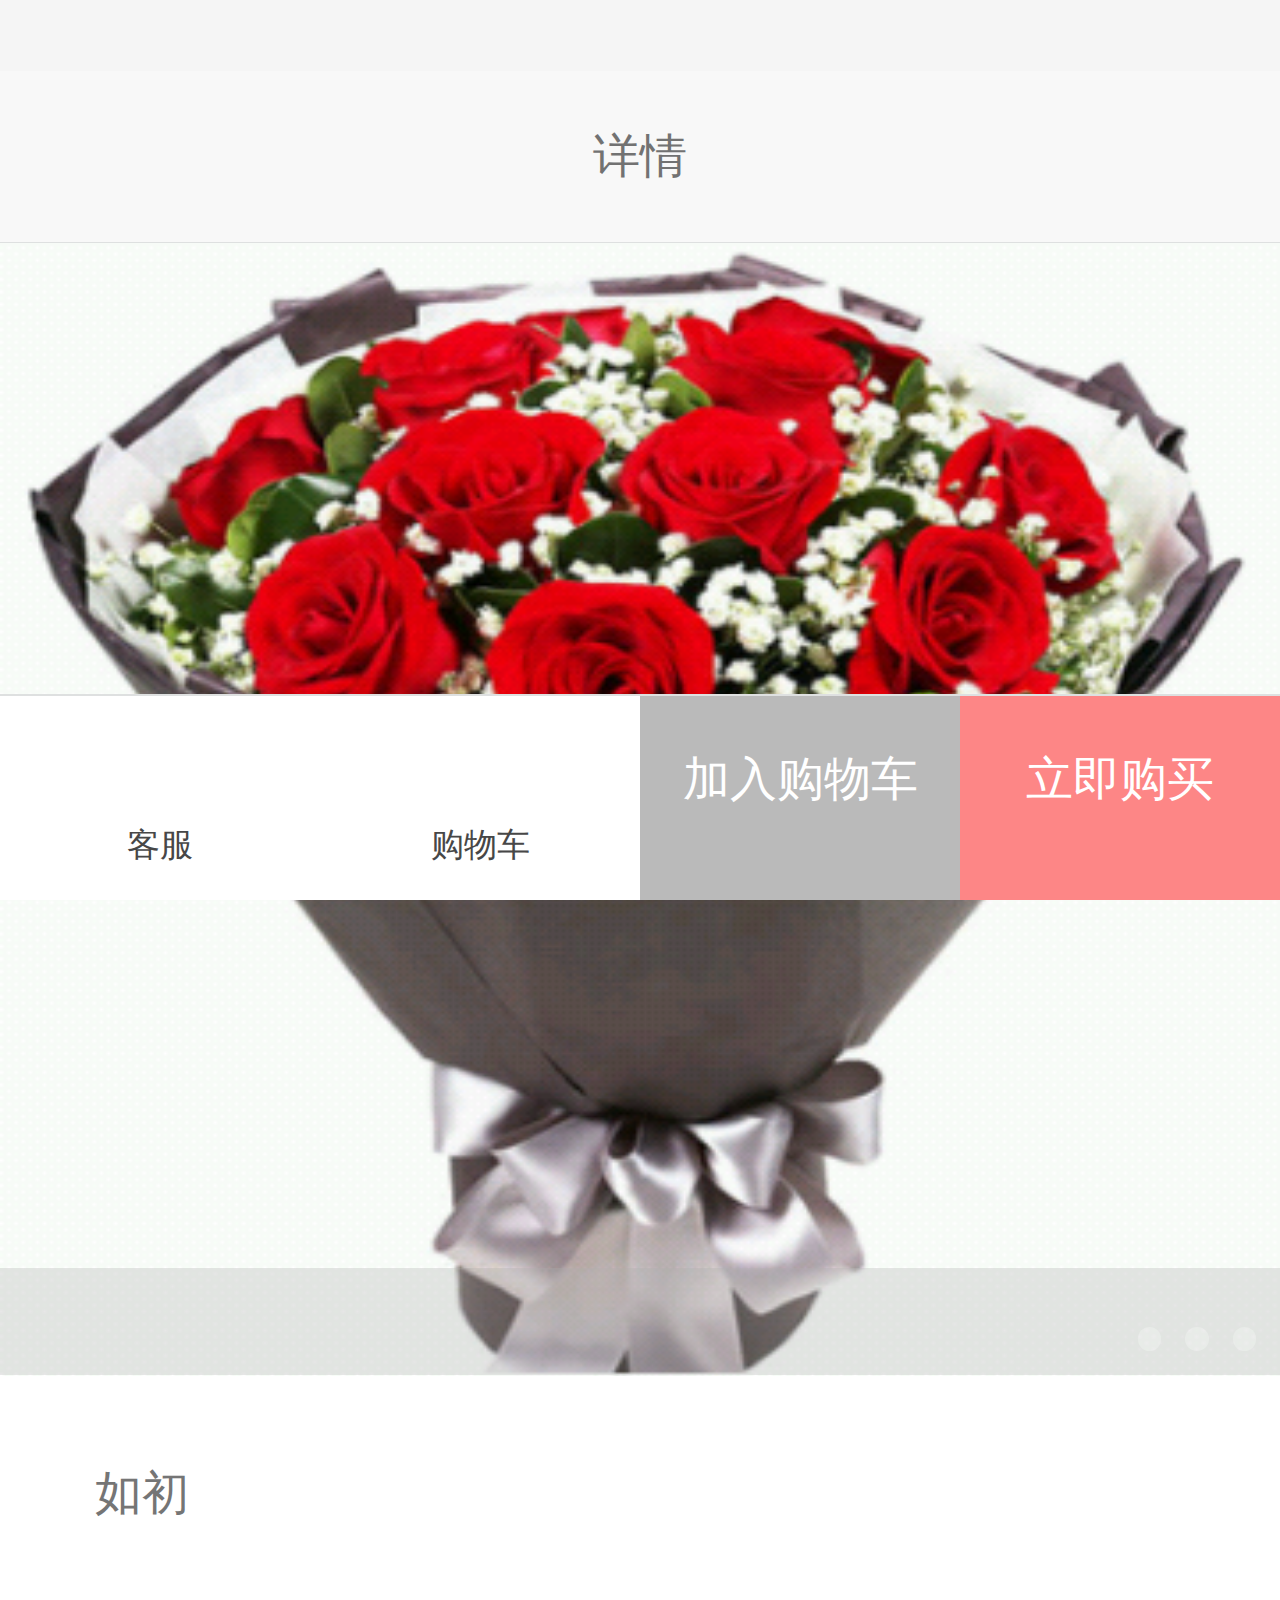
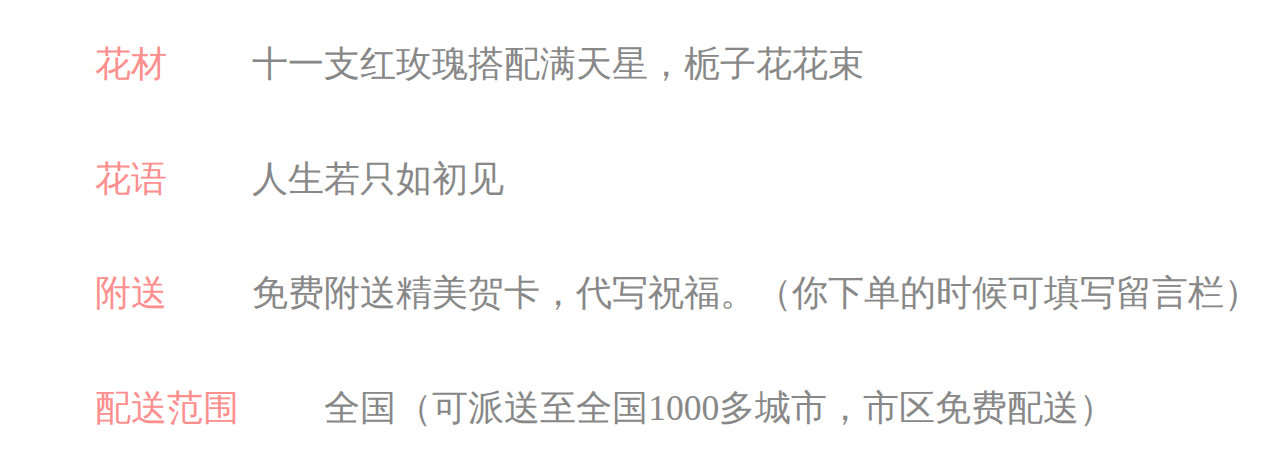
<file: xiangqing.html>
<!DOCTYPE html>
<html lang="en">
<head>
	<meta charset="UTF-8">
	<title>详情</title>
	<meta name="viewport" content="width=device-width, user-scalable=no, initial-scale=1.0, maximum-scale=1.0, minimum-scale=1.0">
	
	<link rel="stylesheet" href="css/index.css">
	<link rel="stylesheet" href="css/public.css">
	<script src="js/flower.js"></script>
</head>
<body>
	<div class="nav"></div>
	<div class="xq_">
		详情
		<a href="index.html">&#xe60b;</a>		
	</div>
	<div class="xqpage_banner">
		<img src="img/2.png" alt="">
		<div class="xqpage_hidden">
			<div class="lunbo1"></div>
			<div class="lunbo2"></div>
			<div class="lunbo3"></div>
		</div>
	</div>
	<div class="xqpage_content">
		<p>如初</p>
		<span>花材<i>十一支红玫瑰搭配满天星，栀子花花束</i></span>
		
		<span>花语<i>人生若只如初见</i></span>
		
		<span>附送<i>免费附送精美贺卡，代写祝福。（你下单的时候可填写留言栏）</i></span>
		
		<span>配送范围<i>全国（可派送至全国1000多城市，市区免费配送）</i></span>
		<div class="xqpage_price">
			￥168.0
		</div>
		<div class="xqpage_peis">
			<div class="peis_three">
				<img src="img/p1.png" alt="">			<p>支付保证</p>
			</div>
			<div class="peis_three">
				<img src="img/p2.png" alt="">			<p>同城配送</p>
			</div>
			<div class="peis_three">
				<img src="img/p3.png" alt="">			<p>花店直送</p>
			</div>
		</div>
		
	</div>
	<div class="xqpage_biaoqian">
		
		<div class="biaoqian_tubiao">
			<p>&#xe625;</p>
			<span>客服</span>
		</div>
		<div class="biaoqian_tubiao">
			<p>&#xe61b;</p>
			<span>购物车</span>
		</div>
		<div class="biaoqian_tubiao1">
			<i>加入购物车</i>
		</div>
		<div class="biaoqian_tubiao2">
			<em>立即购买</em>
		</div>
	</div>
</body>
</html>
</file>
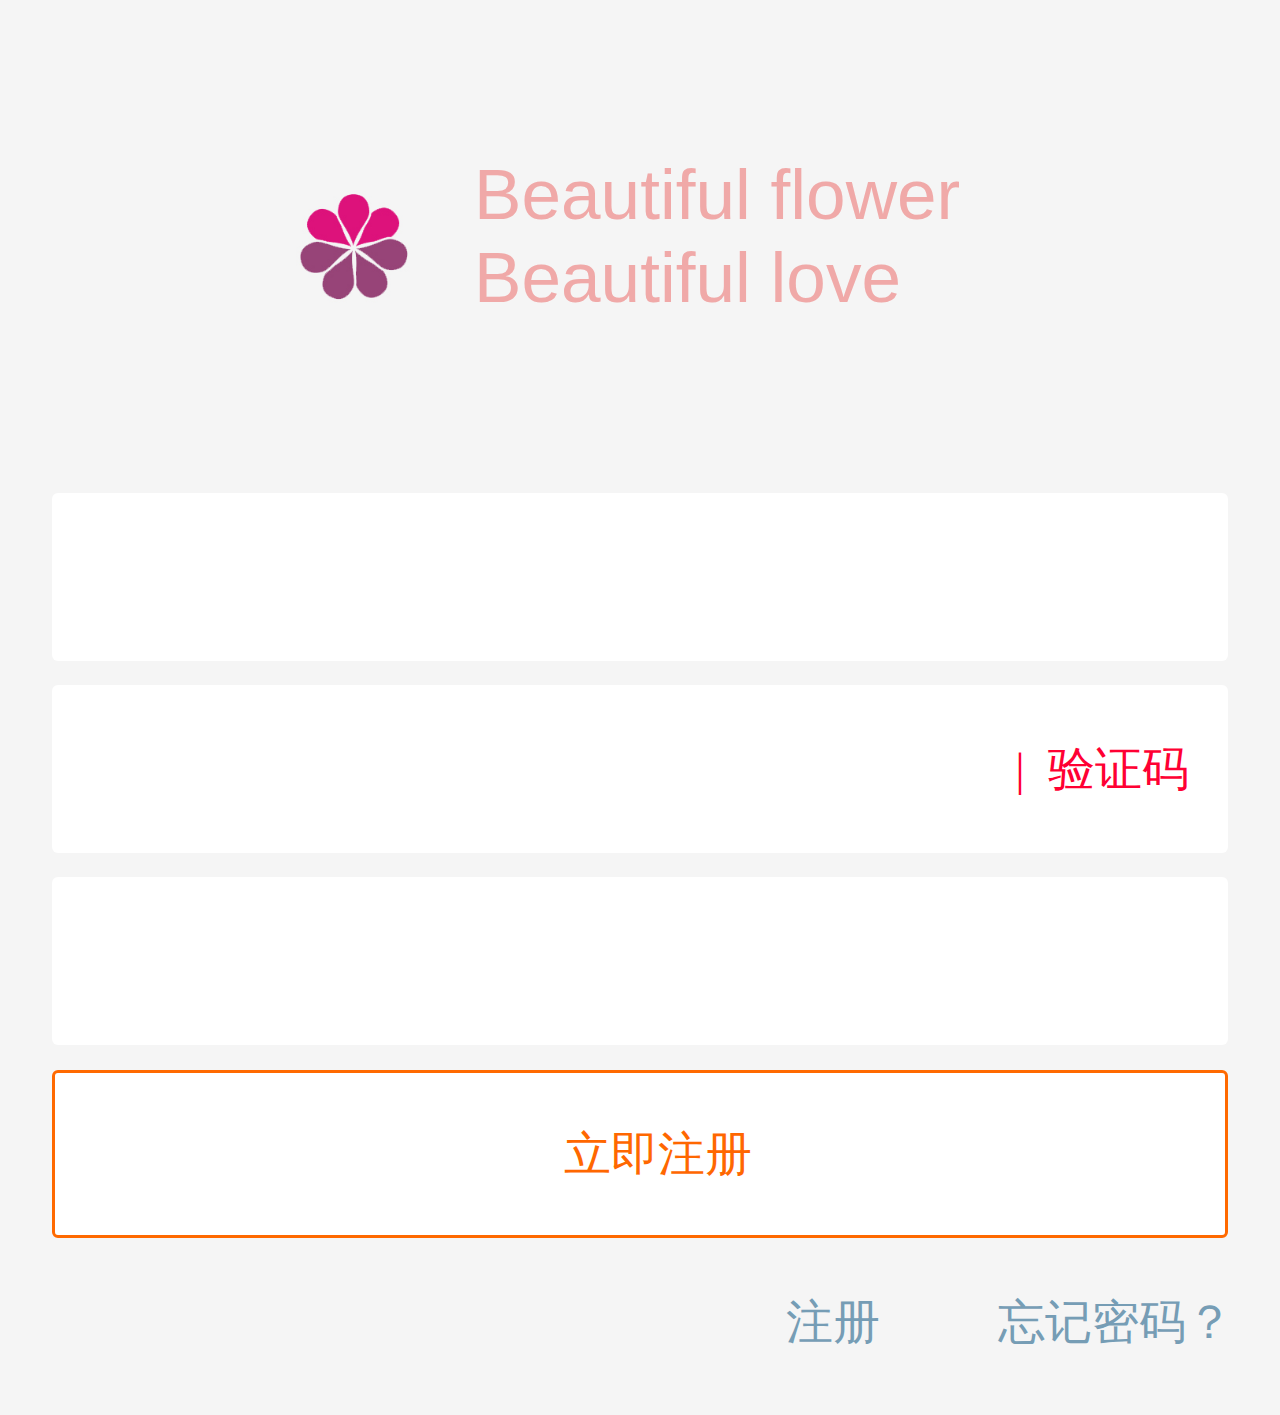
<file: zhece.html>
<!DOCTYPE html>
<html lang="en">
<head>
	<meta charset="UTF-8">
	<title>注册</title>
	<meta name="viewport" content="width=device-width, user-scalable=no, initial-scale=1.0, maximum-scale=1.0, minimum-scale=1.0">
	
	<link rel="stylesheet" href="css/index.css">
	<link rel="stylesheet" href="css/public.css">
	<script src="js/flower.js"></script>
</head>
<body>
	<div class="login_title">
		<img src="img/lo.jpg" alt="">
		<p>Beautiful flower</p>
		<i>Beautiful love</i>
	</div>
	<div class="register">
		<input type="text"  value="&#xe621;" value="手机号" >
		<div class="change">
			<input type="text"  value="&#xe620;" placeholder="验证码">
			<div class="get">
				<span>|</span><i>验证码</i>
			</div>
			
		</div>
		

		<input type="text"  value="&#xe620;" placeholder="设置密码">

	</div>
	<div class="denglu">
		<a href="mall.html">
			<input type="text"  value="立即注册">
		</a>
	</div>
	<div class="zhuce">
		<p>注册</p>
		<span>忘记密码？</span>
	</div>
</body>
</html>
</file>
<file: css/index.css>
@font-face {
  font-family: 'iconfont';  /* project id 574885 */
  src: url('https://at.alicdn.com/t/font_574885_9zmtsrmuezqzd7vi.eot');
  src: url('https://at.alicdn.com/t/font_574885_9zmtsrmuezqzd7vi.eot?#iefix') format('embedded-opentype'),
  url('https://at.alicdn.com/t/font_574885_9zmtsrmuezqzd7vi.woff') format('woff'),
  url('https://at.alicdn.com/t/font_574885_9zmtsrmuezqzd7vi.ttf') format('truetype'),
  url('https://at.alicdn.com/t/font_574885_9zmtsrmuezqzd7vi.svg#iconfont') format('svg');
}

body{
	background-color: #F5f5f5;
}
.lend{
	width: 100%;
	height:1.21rem;
	background-color: #F8F8F8;
	color: #727272;
	text-align: center;
	line-height: 1.21rem; 
	font-size: 0.4rem;

}
.banner{
	width: 100%;
	height: 5.4rem;
	position: relative;
}
.banner img{
	position: absolute;
	top: 0;
	left:0;
	width: 100%;
	height: 5.4rem;

}
.title{
	position: absolute;
	top: 0;
	left: 0;
	right: 0;
	bottom: 0;
	margin: auto;
	width: 6.64rem;
	height: 3.07rem;
	background-color: white;
	padding: 0.2rem;
}
.title_word{
	border: 0.01rem solid #504F58;
	padding-top: 0.36rem;
	padding-bottom: 0.36rem;
	text-align: center;
	color: #5A5761;
	font-size:0.6rem; 
}
.title_word i{
	font-size:0.2rem;
	display: block;
}
.hidden{
	width: 100%;
	height: 0.9rem;
	background-color: rgba(255, 255, 255, .3);
	position: absolute;
	bottom: 0;
	left: 0;
}
.lunbo1,.lunbo2,.lunbo3{
width: 0.2rem;
height: 0.2rem;
background-color: rgba(255, 255, 255, .3);
border-radius: 0.1rem;
position: absolute;
}
.lunbo1:hover,.lunbo2:hover,.lunbo3:hover{
cursor: pointer;
background-color: white;
}
.lunbo1{
bottom: 0.2rem;
right: 0.2rem;
}
.lunbo2{
bottom: 0.2rem;
right: 0.6rem;
}
.lunbo3{
bottom: 0.2rem;
right: 1.0rem;
}
.content{
	height: 10.4rem;
	width: 10.80rem;
	display: flex;
	overflow-y: scroll;
	flex-wrap: wrap;
	padding-top: 0.2rem;
	padding-right:0.2rem;
	padding-left: 0.2rem;
	flex-shrink: 0;

}
.list{
	height: 17.15rem;
	width: 10.80rem;
	display: flex;
	overflow-y: scroll;
	flex-wrap: wrap;
	padding-top: 0.2rem;
	padding-right:0.2rem;
	padding-left: 0.2rem;
	flex-shrink: 0;
}
/* .content_part{
	width: 100%;
	
	height: 7.06rem;

	

} */
.nav{
	width: 100%;
	height:0.6rem; 
}
.content_item{
	width: 5.08rem;
	height: 7.06rem;
	box-shadow: 0 0 15px #EEEEEE;
	border-radius: 0.1rem;
	background-color: #fff;
	float: left;
	margin-right: 0.2rem;
	margin-bottom: 0.2rem;
	box-shadow: 0 0 10px rgba(0, 0, 0, 0.4);


}
.item_quyou{
	margin-right:0;
}
.right_down::-webkit-scrollbar,.content::-webkit-scrollbar,.xqpage_content::-webkit-scrollbar{
display: none;
}
.content_item img{
	margin-top: 0.6rem;
	margin-left: 0.74rem;
	width: 3.6rem;
	height: 3.6rem;
}
.item_title{
/* padding:0.23rem 1.21rem 0.71rem 0.62rem; */
/* padding-left:; 
padding-right: 1.21rem;
 */
width: 4.11rem;
height: 3.03rem; 


}
.item_title p{
	color: #888888;
	font-size: 0.36rem;
	margin-bottom: 0.22rem;
	margin-left: 0.62rem;
	margin-top: 0.22rem;
}
.item_title i{
	color: #C9C9C9;
	font-size: 0.22rem;
	margin-bottom: 0.33rem;
	display: block;
	margin-left: 0.62rem;
}
.item_title span{
	color: #FF5B46;
	font-size: 0.22rem;
	display: block;
	margin-left: 0.62rem;
	
}
.biaoqian{
	width: 100%;
	height: 1.56rem;
	background-color: #F5F5F5;
	position: fixed;
	bottom: 0;
	left: 0;
}
.biaoqian_tubiao{
width: 25%;
height: 100%;
text-align: center;
float: left;

}
.biaoqian_tubiao p{
	font-family: iconfont;
	font-size: 0.60rem;
	color: #A09F9F;
	margin-bottom: 0.12rem;
	margin-top: 0.27rem;
}
.biaoqian_tubiao span{
	
	font-size: 0.28rem;
	color: #474747;
	display: block;
}
.biaoqian_tubiaoo{
	width: 25%;
height: 100%;
text-align: center;
float: left;
}
.biaoqian_tubiaoo   p{
	color: #FF8585;
	font-family: iconfont;
	
	font-size: 0.60rem;
	
	margin-bottom: 0.12rem;
	margin-top: 0.27rem;
}
.biaoqian_tubiaoo   span{
	color: #FF621F;
	font-size: 0.28rem;
	display: block;
}
.biaoqian_tubiao:hover p{
	cursor: pointer;
	color: #FF8585;
}
.biaoqian_tubiao:hover span{
	cursor: pointer;
	color: #FF621F;
}
.xq_{
	height: 1.44rem;
	width: 100%;
	background-color: #F8F8F8;
	position: relative ;
	line-height: 1.44rem;
	text-align: center;
	color: #727272;
	font-size: 0.40rem;

}
.xq__{
	border-bottom: 2px solid #DEE0E0;
}
.xq_ a,.listTitle a{
	font-family: iconfont;
	position: absolute;
	left: 0.6rem;
	bottom: 0;
	
	display: block;
}
.xqpage_banner{
	width: 100%;
	height: 9.56rem;
	border-top: 1px solid #DEE0E0;
	position: relative;
}
.xqpage_banner img{
	width: 100%;
	height: 9.56rem;
}
.xqpage_hidden{
	width: 100%;
	height: 0.9rem;
	background-color: #b0b0b0;
	opacity: .3;
	position: absolute;
	bottom: 0;
	left: 0;
}
.xqpage_content{
	width: 100%;
	height: 5.82rem;
	background-color: white;
	overflow-y: scroll;
	padding-top:0.73rem;
	padding-left: 0.8rem;
}
.xqpage_content p{
	color: #757575;
	font-size: 0.4rem;
	margin-bottom: 0.98rem;

}
.xqpage_content span{
	color: #FD8F8F;
	font-size: 0.3rem;
	margin-bottom: 0.56rem;
	display: block;
	
	


}
.xqpage_content  i{
	color:#888888;
	font-size: 0.3rem;
	margin-left: 0.72rem;

}
.xqpage_biaoqian{
	width: 100%;
	height: 1.74rem;
	border-top: 2px solid #DEE0E0;
	background-color: #FFFFFF;
	position: fixed;
	bottom: 0;
	left: 0;
}
.biaoqian_tubiao1 {
	background-color: #BABABA;
	width: 25%;
	text-align: center;
	line-height: 100%;
	height: 100%;
	float: left ;

}
.biaoqian_tubiao2 {
	background-color: #FD8686;
	width: 25%;
	text-align: center;
	line-height: 100%;
	height: 100%;
	float: left;
}
.biaoqian_tubiao1 i{
	color: white;
	font-size: 0.4rem;
}
.biaoqian_tubiao2 em{
	
	color: white;
	
	font-size: 0.4rem;
}
.xqpage_price{
	margin-top: 0.51rem;
	height: 1.68rem;
	padding-left: 0.86rem;
	color: #FD9E9E;
	font-size: 0.4rem;
}
.xqpage_peis{
	width: 100%;
	height: 0.75rem;
	line-height: 100%;

}
.peis_three{
	width: 33.333%;
	float: left;
	height: 0.75rem;
	line-height: 100%;
	text-align: center;
	}
.peis_three img{
	width: 0.73rem;
	height: 0.73rem;
	float: left;
	margin-top: -0.20rem;
	margin-right:0.17rem;
}
.peis_three p{
	font-size: 0.35rem;
	color: #A19EA1;
	float: left;
	line-height: 100%;
}
.left{
	width: 2.76rem;
	height: 15.82rem;
	background-color: #F6F6F6;
	float: left;
}
.right{
	width: 8.04rem;
	height: 15.82rem;
	background-color: #FFFFFF;
	float: left;
}
.right_up{
	height: 2.03rem;
	width: 100%;


}
.right_down{
width: 6.98rem;
height: 13.79rem;
display:flex;
overflow-y:scroll;
padding-left: 1.04rem;
flex-wrap: wrap;
}
.left_one,.left_one1{
	width: 2.76rem;
	height: 1.74rem;
	text-align: center;
	line-height: 1.74rem;
	font-size: 0.4rem;	
}
.left_one1{
	background-color: white;
	
}
.juxing{
	width: 0.18rem;
	height: 100%;
	background-color:#FD8686; 
	float: left;
}
.right_th{
	height: 1.44rem;
	width: 8.03rem;
	margin-bottom: 1.55rem;
	
}
.right_th_picture img{
	width: 1.04rem;
	height: 1.04rem;
	
	
}
.right_th_picture{
	width: 33.33%;
	height: 100%;
	float: left;
	/* text-align: center; */

}

.right_th_picture p{
color: #DBDBDB;
font-size: 0.33rem;
margin-top: 0.22rem;
}
.login_title{
	width: 100%;
	height: 4.16rem;
	
	
	position: relative;
}
.login_title img{
	width: 1.06rem;
	height: 1.06rem;
	position: absolute;
	top: 0;
	bottom: 0;
	margin: auto;
	left: 2.5rem;

}
.login_title p{
	color: #F0A9A8;
	font-size: 0.6rem;
	font-family: sans-serif;
	position: absolute;
	top: 1.3rem;
	left: 4rem;
	
	
	
}
.login_title i{
	color: #F0A9A8;
	font-size: 0.6rem;
	font-family: sans-serif;
	position: absolute;
	top: 2rem;
	left: 4rem;
	
}
.text{
	width: 100%;
	height: 3.20rem;
	color: #f5f5f5;
	font-size: 0.3rem;
	margin: 0 auto;
	text-align: center;
}
.register{
	width: 100%;
	height: 4.80rem;
	color: #f5f5f5;
	font-size: 0.3rem;
	margin: 0 auto;
	text-align: center;
}
input,.register input{
	width: 9.92rem;
	height: 1.42rem;
	border: 0;
	border-radius: 0.05rem;
	font-family: iconfont;
	outline: none;
	color: #ff0036;
	margin-bottom: 0.2rem;
	padding-left: 0.3rem;
}
.denglu{
	width: 9.92rem;
	height: 1.42rem;
	
	margin: 0 auto;
	
	
	
	
}
.denglu input{
	border:0.03rem solid #ff6900;
	font-size: 0.4rem;
	color: #ff6700;
	border-radius: 0.05rem;
	
	
	text-align: center;
	line-height: 1.4rem;
}
.zhuce{
	width: 100%;
	height: 1.56rem;
	line-height: 1.56rem;
	color: #769DB5;

}
.zhuce p{
	margin-left: 6.63rem;
	font-size: 0.4rem;
	float: left;
}
.zhuce span{
	margin-left: 1rem;
	font-size: 0.4rem;
float: left;

}
/* 购物车 */
.mall_title{
	width: 100%;
	height: 1.17rem;
	background-color: #F8F8F8;
	line-height: 1.17rem;
	

}
#body{
	width: 100%;

	height: 100%;
	background-color: white;
}
.mall_title p{
color: #B4B4B4;
font-size: 0.4rem;
float: left;
margin-left: 4.73rem;
}
.mall_title span{
	color: #B4B4B4;
font-size: 0.4rem;
float: right;
margin-right: 0.36rem;
}
.mall_content{
	width: 100%;
	height: 14.20rem;
	overflow-y: scroll;
	background-color: #F0F0F0;
	display: flex;
	flex-wrap: wrap;
}
.new_down::-webkit-scrollbar,.mall_content::-webkit-scrollbar{
	display: none;
}
.mall_content_part{
	width: 100%;
	height: 3.87rem;
	margin-bottom: 0.2rem;
	background-color: white;
	position: relative;
}
.mall_content_part img{
	width: 0.53rem;
	height: 0.53rem;
	position: absolute;
	left: 0.57rem;
	top: 0.57rem;
}
.mall_part_pic{
	width: 2.80rem;
	height: 2.80rem;
	border: 0.01rem solid #dedede;
	position: absolute;
	top: 0.45rem;
	left: 2.12rem;
	

}
.mall_part_pic img{
	width: 2.3rem;
	height: 2.3rem;
	position: absolute;
	border-radius: 0.05rem;
	
	
	top: 0;
	right: 0;
	left: 0;
	bottom: 0;
	margin: auto;
}
.mall_part_wenzi{
	width: 5.6rem;
	height: 100%;
	position: absolute;
	right: 0;
	top: 0;


}
.mall_part_wenzi p{
color: #989898;
font-size: 0.4rem;
margin-bottom: 0.44rem;
margin-top: 0.26rem;
}
.mall_part_wenzi span{
	color: #A8A8A8;
	font-size:0.33rem; 
	margin-bottom: 1.06rem;
	display: block;

}
.mall_part_geshu{
	width: 3.6rem;
	height: 0.84rem;
	/* border-radius: 0.05rem; */
	border: 0.01rem solid #dbdbdb;
	
	position: absolute;
	bottom: 0.5rem;
	right: 0.5rem;
}
.part_geshu {
	width: 33.33%;
	height: 0.84rem;
	float: left;
	text-align: center;
	line-height: 100%;
	font-size: 0.33rem;

}
.part_geshu p {
	
	
	
	
	font-size: 0.33rem;

}
.mall_part_wenzi i{
	color: #FF5B46;
	font-size: 0.4rem;
	display: block;
}
.goum{
	width: 100%;
	height: 1.64rem;
	background-color: white;
	line-height: 1.64rem;
}
.goum p{
	color:black;
	font-size: 0.4rem;
	float: left;
	margin-left: 0.88rem;
	margin-right: 0.86rem;

}
.goum i{
	color:#FD8888;
	font-size: 0.4rem;
	float: left;
	display: inline-block;
	margin-right: 3.41rem;

}
.gou_box{
	width: 2.93rem;
	height: 1.64rem;
	background-color: #FD8686;
	line-height: 1.64rem;
	text-align: center;
	color: white;
	float: left;
	font-size: 0.4rem;
}
/* 个人信息 */
.new_head{
	height: 1.60rem;
	width: 100%;
	background-color: white;
	line-height: 1.60rem;
	margin-bottom: 0.24rem;
}

.new_head p{
	width: 0.78rem;
	height: 0.78rem;
	border-radius: 0.39rem;
	background-color: #FD8686;
	font-family: iconfont;
	font-size: 0.5rem;
	color: white;
	display: block;
	line-height: 0.78rem;
	text-align: center;
	float: left;
	margin-top: 0.4rem;
	margin-left: 1.57rem;
}
.new_head span{
	color: #9B9B9B;
	font-size: 0.5rem;
	float: left;
	margin-left: 0.3rem;
	
	display: inline-block;
	
}
.new_head i{
	width: 0.03rem;
	height: 0.9rem;
	display: block;
	float: left;
	background-color: #F0F0F0;
	margin-left: 1.50rem;
	margin-top: 0.35rem;
}
.new_down{
	width: 100%;
	height: 8.65rem;
	display: flex;
	overflow-y: scroll;
	flex-wrap: wrap;
	background-color: white;
}

.new_down_part{
	height: 1.55rem;
	width: 10.80rem;
	background-color: white;
	line-height: 1.55rem;
	padding-left: 0.56rem;
	border-bottom: 0.02rem solid #b0b0b0;


}
.new_down_part1{
	height: 1.55rem;
	width: 10.80rem;
	background-color: white;
	line-height: 1.55rem;
	padding-left: 0.56rem;
	


}
.new_down_part p,.new_down_part1 p{
color: #FDA3A3;
font-family: iconfont;
font-size: 0.4rem;
margin-right: 0.45rem;
float: left;
}
.new_down_part span,.new_down_part1 span{
	color: #757575;
	font-size: 0.4rem;
	float: left;
}
.new_down_part i,.new_down_part1 i{
	color: #757575;
	font-size: 0.4rem;
	float: right;
	margin-right: 0.44rem;
}
/* register */
.change{
	position: relative;
}
.get{
	position: absolute;
	width: 3rem;
	right: 0;
	top: 0;
	height: 1.42rem;
	line-height: 1.42rem;
	font-size: 0.4rem;
	color: #ff0033;

}
.get span{
	margin-right: 0.2rem;
}
/* 个人资料 */
.resourse{
	width: 100vw;
	height: 1.44rem;
	line-height: 1.44rem;
	text-align: center;
	font-size: 0.38rem;
	background-color: #f8f8f8;
	border-bottom: 0.01rem solid #b0b0b0;
}
.favicon{
	width: 100vw;
	height: 1.95rem;
	background-color: #fff;
	color: #b0b0b0;
	

}
.faviconLeft{
	float: left;
	margin: 0.70rem 0.7rem;
	font-size: 0.4rem;


}
.faviconL{
	float: left;
	margin: 0.5rem 0.2rem;
	font-size: 0.4rem;
}
.faviconRight img{
	width: 1.52rem;
	height: 1.52rem;
	display: block;
	float: left;
	margin-top: 0.2rem;
	margin-right: 0.3rem;
}
.faviconRight span{
	display: block;
	float: left;
	font-size: 0.6rem;
	margin: 0.6rem 0.2rem;

}

.faviconR span{
	display: block;
	float: left;
	font-size: 0.4rem;
	margin: 0.5rem 0.1rem;

}
.faviconRight,.faviconR{
	float: right;

	
}
.resourcePart{
	width: 100vw;
	height: 4.31rem;
	border-bottom: 0.01rem solid #b0b0b0;
	margin-top: 0.24rem;
	background-color: #fff;
	color: #b0b0b0;
}
.RPart{
	height: 33%;
	width: 10.30rem;
	float: right;
	border-bottom: 0.01rem solid #b0b0b0;
}
.RPart_remove{
	border: none;
}
/* 分类列表	 */

.listTitle{
	width: 100vw;
	height: 1.44rem;
	background-color: #f8f8f8;
	line-height: 1.44rem;
	text-align: center;
	color: #7F7F7F;
	border-bottom: 0.01rem solid #DEE0E0;
	position: relative;
	font-size: 0.4rem;
}
</file>
<file: css/public.css>
*{
	margin: 0;
	padding: 0;
	text-decoration: none;
	font-style: normal;
	padding: 0;
	list-style: none;
	-webkit-tab-highlight-color: rgba(0, 0, 0, 0);/* 清楚背景有时会点出来的蓝色 */
	box-sizing: border-box;
	text-decoration: none;
}
img{
	width: 100%;
	height: 100%;
	border: 0px;
	display: block;
}
</file>
